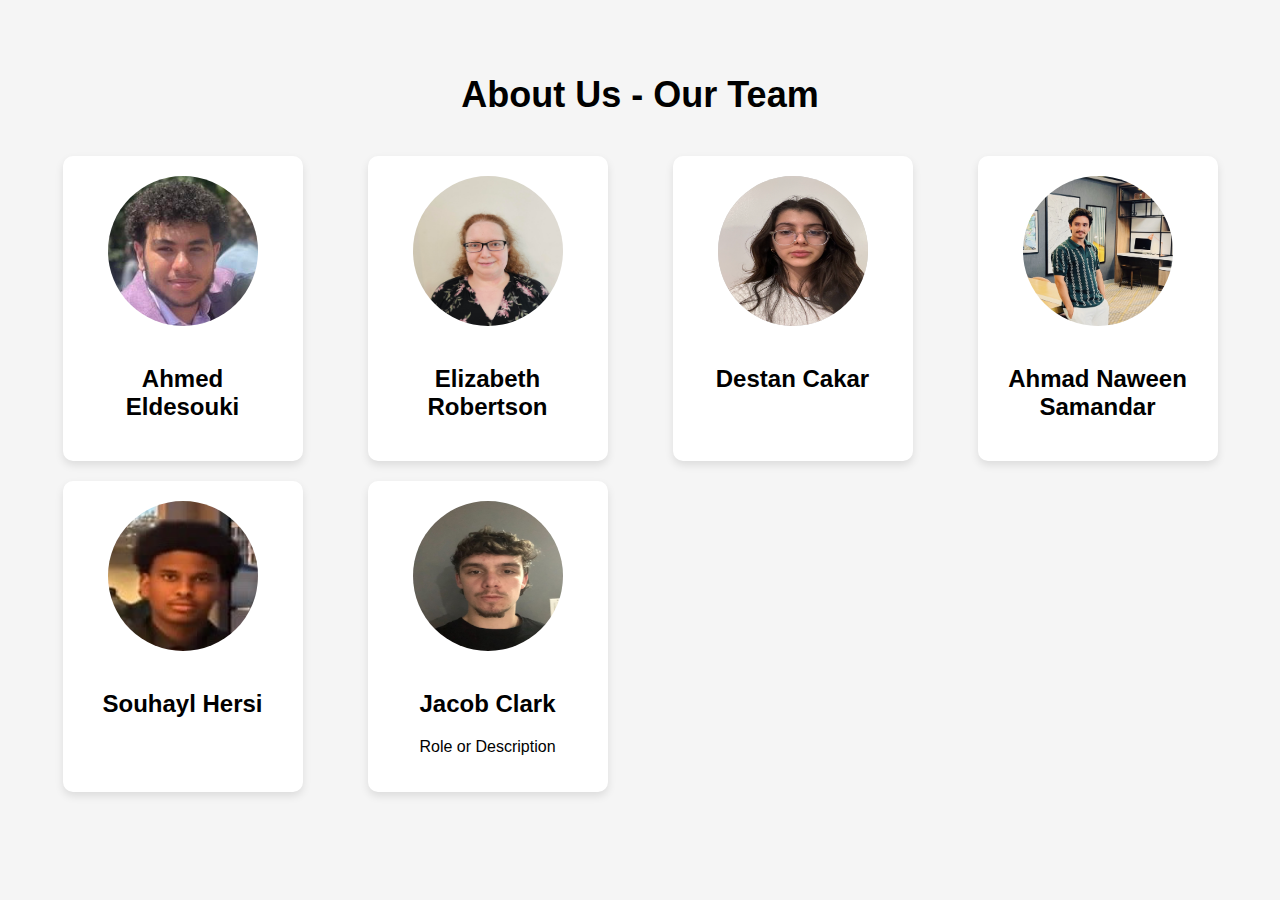
<file: group_project.html>
<!DOCTYPE html>
<html lang="en">

<head>
    <meta charset="UTF-8">
    <meta name="viewport" content="width=device-width, initial-scale=1.0">
    <title>Our Team</title>
    <link rel="group_project" href="group_project.css/group_project.css">
    <style>
        body {
    font-family: Arial, sans-serif;
    margin: 0;
    padding: 0;
    background-color: #f5f5f5;
}

/* Team Section */
.team-section {
    text-align: center;
    padding: 50px 20px;
}

.team-section h1 {
    font-size: 36px;
    margin-bottom: 40px;
}

/* Grid Layout */
.team-grid {
    display: grid;
    grid-template-columns: repeat(4, 1fr);
    gap: 20px;
    justify-items: center;
    max-width: 1200px;
    margin: 0 auto;
}

/* Team Member Cards */
.team-member {
    background-color: white;
    border-radius: 10px;
    padding: 20px;
    width: 100%;
    max-width: 200px;
    box-shadow: 0 4px 8px rgba(0, 0, 0, 0.1);
    text-align: center;
}

/* Circular Picture Placeholder */
img {
    width: 150px;
    height: 150px;
    background-color: lightgray;
    border-radius: 50%;
    margin: 0 auto 15px;

}
    </style>
  
</head>
<body>
    <section class="team-section">
        <h1>About Us - Our Team</h1>
        <div class="team-grid">
            <div class="team-member">
                <div class="pic"></div>
                <img src="Ahmed E Picture.jpg">
                <h2>Ahmed Eldesouki</h2>
                <p></p>
            </div>
            <div class="team-member">
                <div class="pic"></div>
                <img src="Elizabeth Picture.jpg">
                <h2>Elizabeth Robertson</h2>
                <p></p>
            </div>
            <div class="team-member">
                <div class="pic"></div>
                <img src="Destan Picture.png">
                <h2>Destan Cakar</h2>
                <p></p>
            </div>
            <div class="team-member">
                <div class="pic"></div>
                <img src="Ahmad N Picture.jpg">
                <h2>Ahmad Naween Samandar</h2>
                <p></p>
            </div>
            <div class="team-member">
                <div class="pic"></div>
                <img src="Souhayl Picture.jpg">
                <h2>Souhayl Hersi</h2>
                <p></p>
            </div>
            <div class="team-member">
                <div class="pic"></div>
                <img src="Jacob Picture.jpg">
                <h2>Jacob Clark</h2>
                <p>Role or Description</p>
            </div>
        </div>
    </section>

    
</body>
</html>
</file>
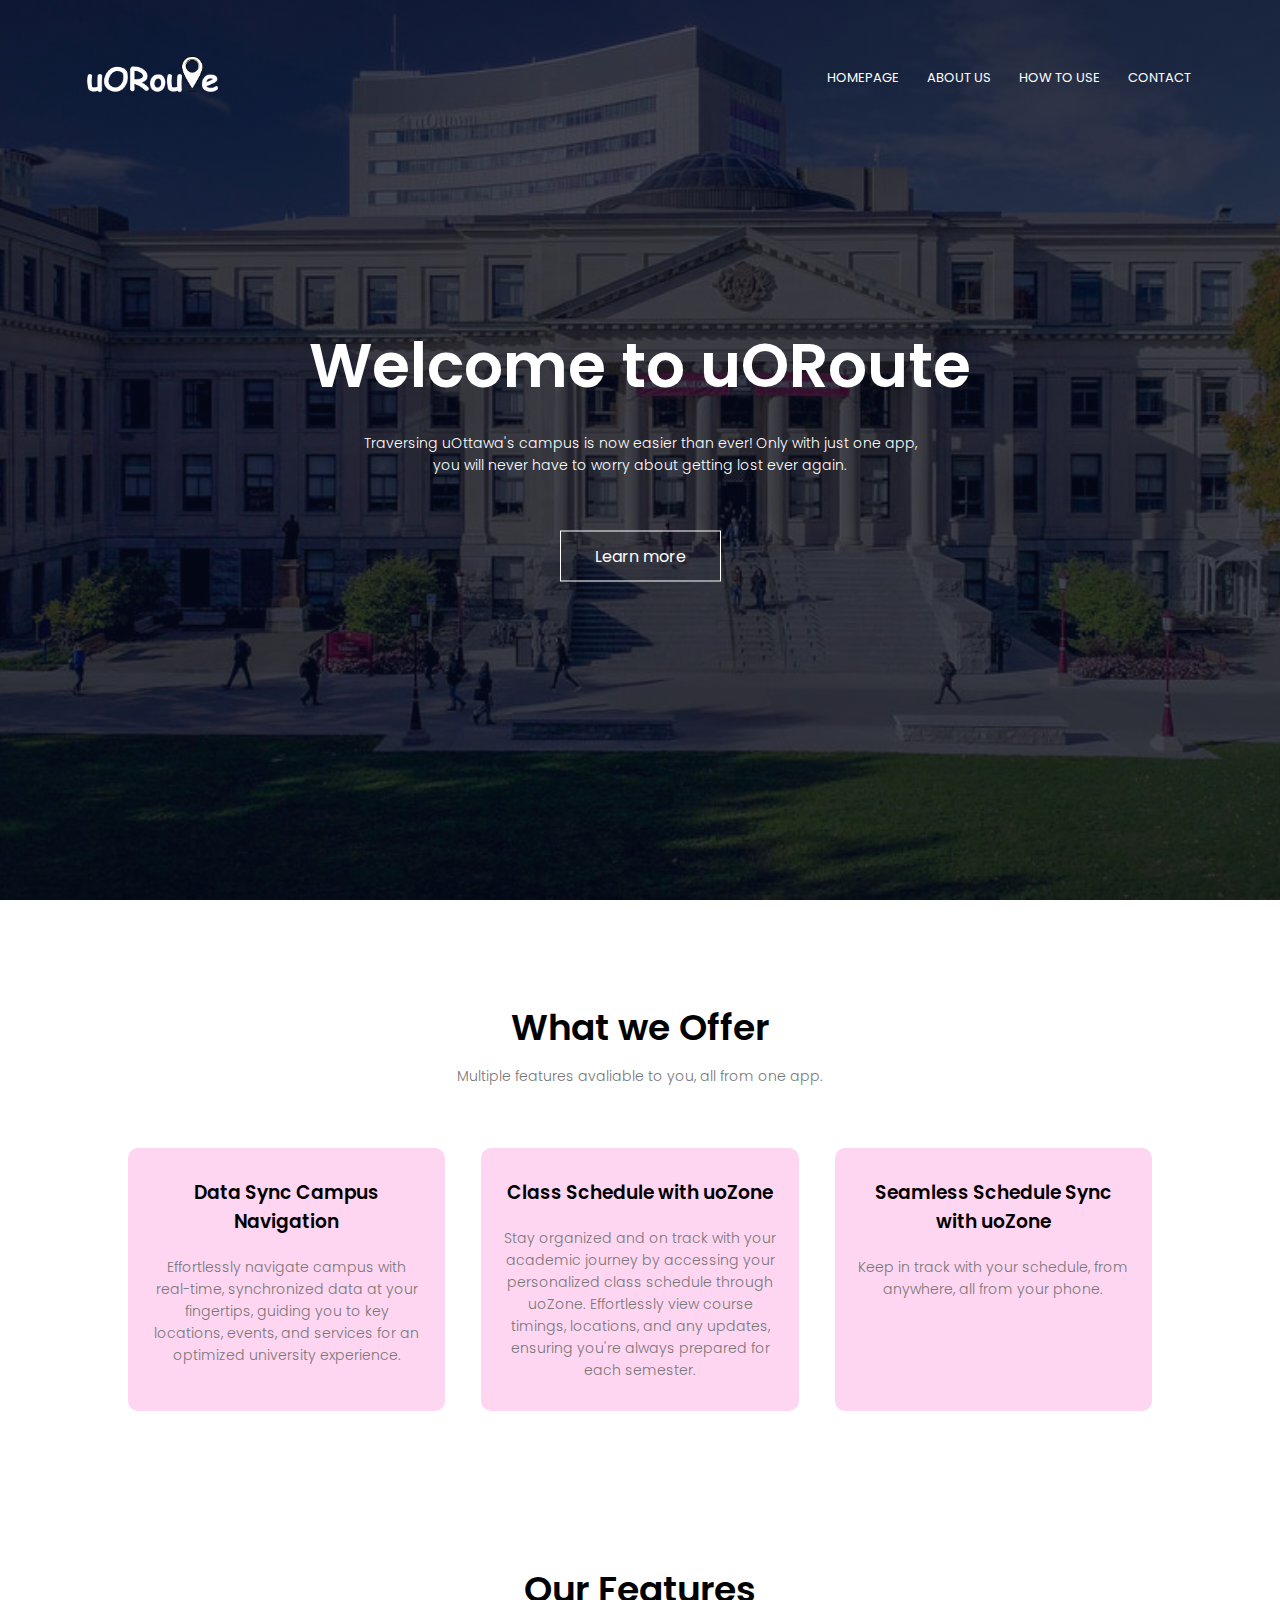
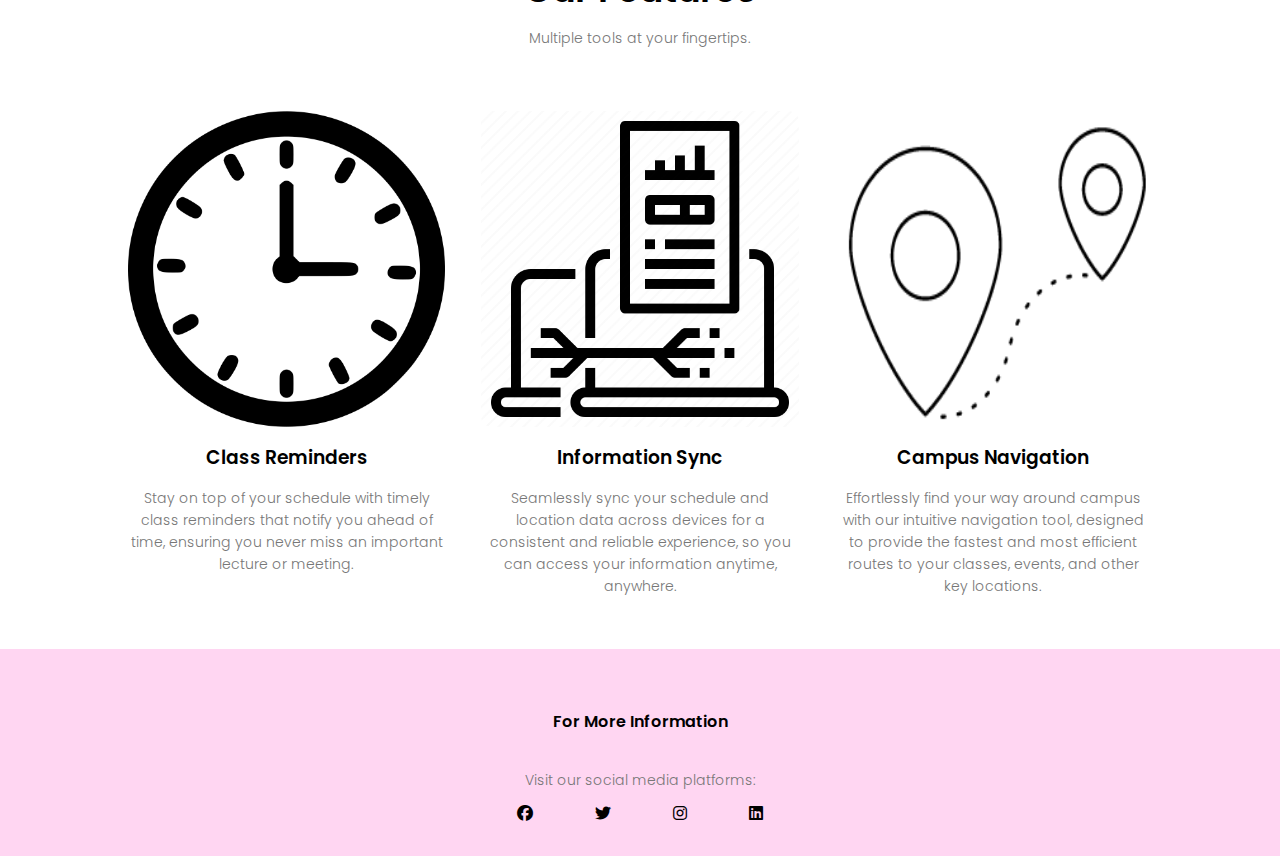
<file: HomepageFinal.html>
<html>
  <head>
    <meta name="viewport" content="with=device-width, initial-scale=1.0">
    <link rel="stylesheet" href = "Homepage.css">
    <link rel="preconnect" href="https://fonts.googleapis.com">
<link rel="preconnect" href="https://fonts.gstatic.com" crossorigin>
<link href="https://fonts.googleapis.com/css2?family=Poppins:ital,wght@0,100;0,200;0,300;0,400;0,500;0,600;0,700;0,800;0,900;1,100;1,200;1,300;1,400;1,500;1,600;1,700;1,800;1,900&display=swap" rel="stylesheet">
<link rel="stylesheet" href="https://cdnjs.cloudflare.com/ajax/libs/font-awesome/6.5.0/css/all.min.css">

    <title>UoRoute</title>


  </head>
  <body>
    <section class = "header">
      <nav>
          <a href="HomepageFinal.html"><img src="logo_uoroute.png"></a>
          <div class="navigation-links">
            <ul>
              <li><a href="HomepageFinal.html">HOMEPAGE</a></li>
              <li><a href="group_project.html" target = "_blank">ABOUT US</a></li>
              <li><a href="seconddesign.html" target = "_blank">HOW TO USE</a></li>
              <li><a href="index.html" target = "_blank">CONTACT</a></li>
            </ul>
          </div>
      </nav>

    <div class = "Homepage-text"> 
      <h1>Welcome to uORoute</h1>
      <p>Traversing uOttawa's campus is now easier than ever! Only with just one app, <br> you will never have to worry about getting lost ever
        again.
      </p>

      <a href="" class = "Learn-more" id="Learn-morebtn">Learn more</a>
    </div>
    </section>


    <section class = "main-info">
      <h1>What we Offer</h1>
      <p>
        Multiple features avaliable to you, all from one app.
      </p>

      <div class="row">
        <div class="offer-col">
          <h3>Data Sync Campus Navigation</h3>
          <p> Effortlessly navigate campus with real-time,
            synchronized data at your fingertips, guiding you to key locations, 
            events, and services for an optimized university experience.</p>
        </div>

        <div class="offer-col">
          <h3>Class Schedule with uoZone</h3>
          <p>Stay organized and on track with your academic journey by accessing your personalized class schedule through uoZone. 
            Effortlessly view course timings, locations, and any updates, ensuring you're always prepared for each semester.</p>
        </div>

        <div class="offer-col">
          <h3>Seamless Schedule Sync with uoZone</h3>
          <p>Keep in track with your schedule, from anywhere, all from your phone. </p>
        </div>
      </div>

    </section>

    <section class = "features">
      <h1>Our Features</h1>
      <p>Multiple tools at your fingertips.</p>

      <div class = "row">
        <div class = "features-column">
          <img src="clock-image-transparent-background-14.png">
          <h3>Class Reminders</h3>
          <p>Stay on top of your schedule with timely class reminders that notify you ahead of time, ensuring you never miss an important lecture or meeting.</p>

        </div>
        <div class = "features-column">
          <img src="Data-transfer-sync-information-512.webp">
          <h3>Information Sync</h3>
          <p>Seamlessly sync your schedule and location data across devices for a consistent and reliable experience, so you can access your information anytime, anywhere.</p>

        </div>
        <div class = "features-column">
          <img src="navi_icon.png">
          <h3>Campus Navigation</h3>
          <p>Effortlessly find your way around campus with our intuitive navigation tool, designed to provide the fastest and most efficient routes to your classes, events, and other key locations.</p>

        </div>

      </div>
    </section>

    <section class = "end-of-website">
      <h4>For More Information</h4>
      <p>Visit our social media platforms:</p>

      <div class = "social-icons">
        <i class="fab fa-facebook"></i>
        <i class="fab fa-twitter"></i>
        <i class="fab fa-instagram"></i>
        <i class="fab fa-linkedin"></i>
        
      </div>

    </section>



  </body>
</html>



<script>
  document.getElementById('Learn-morebtn').onclick = function(event) {
    event.preventDefault();

    document.querySelector('.main-info').scrollIntoView({
      behavior: 'smooth'
    });
  };
</script>
</file>
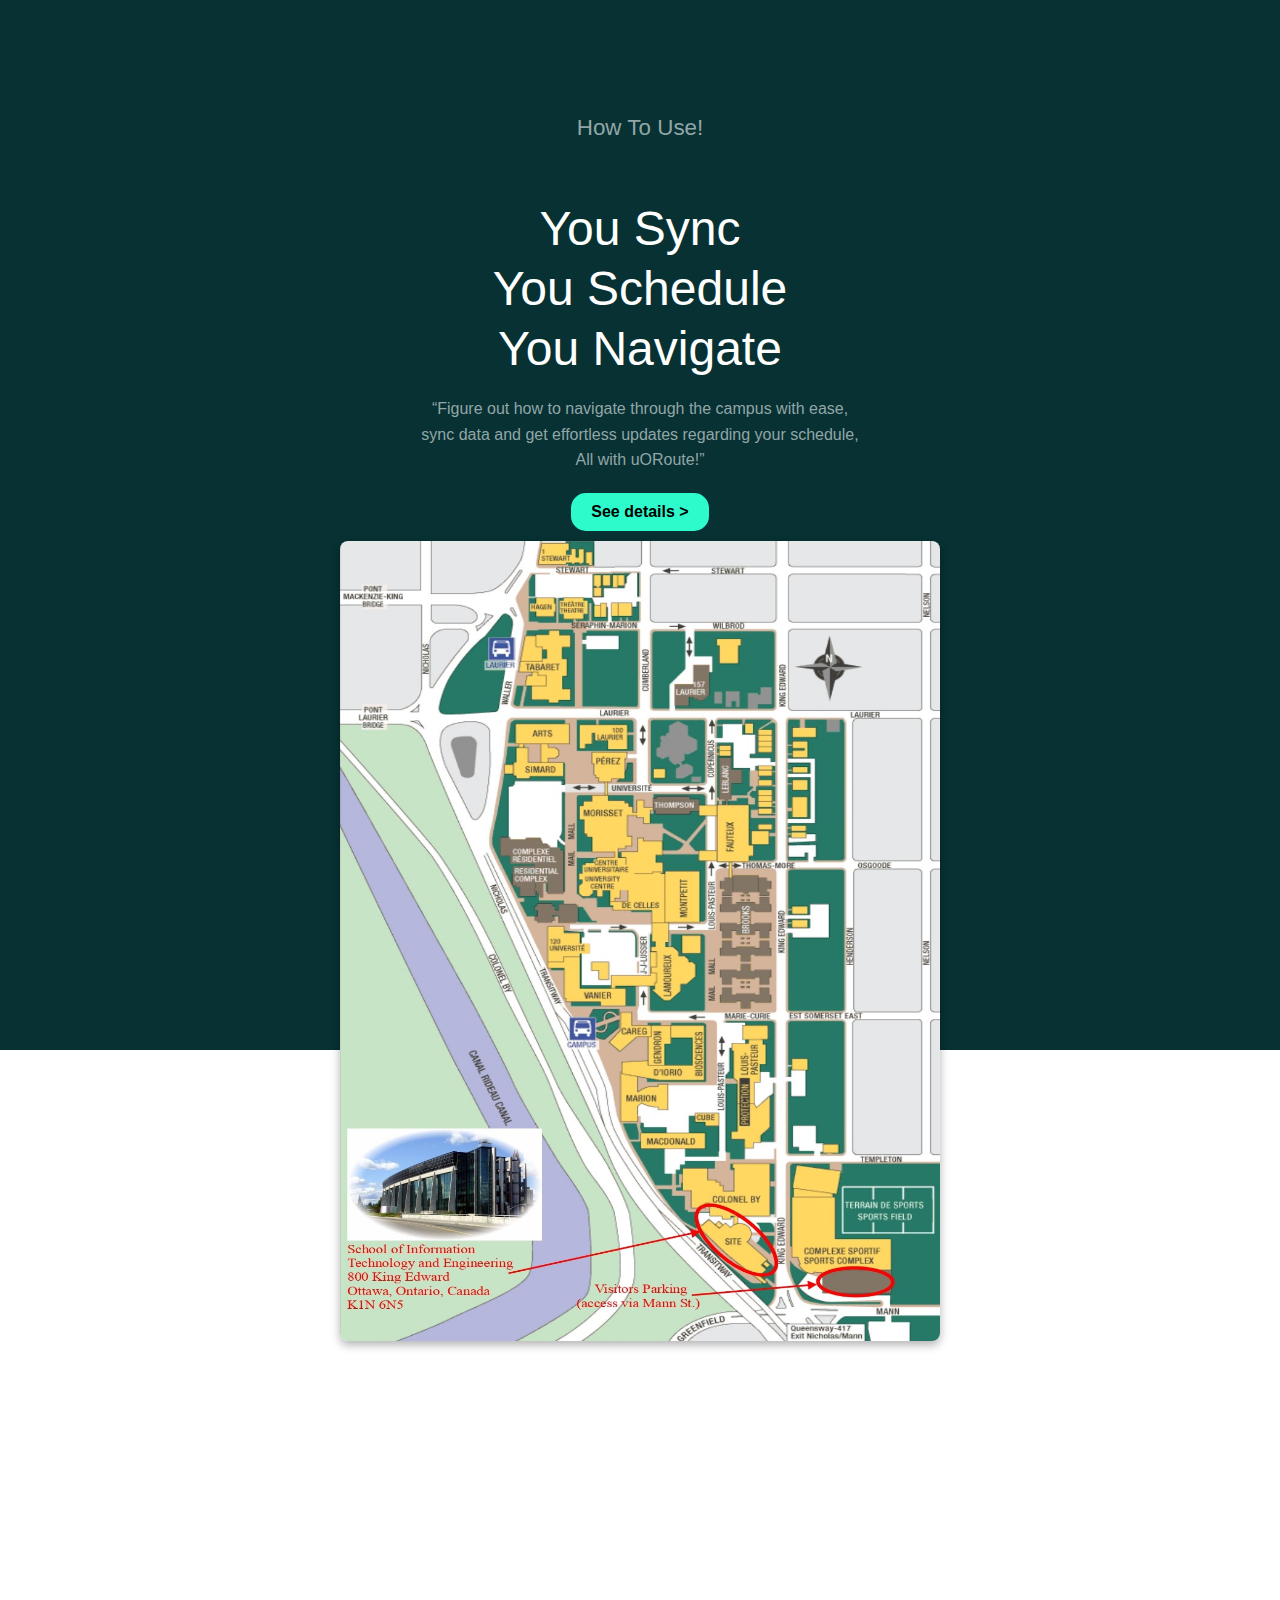
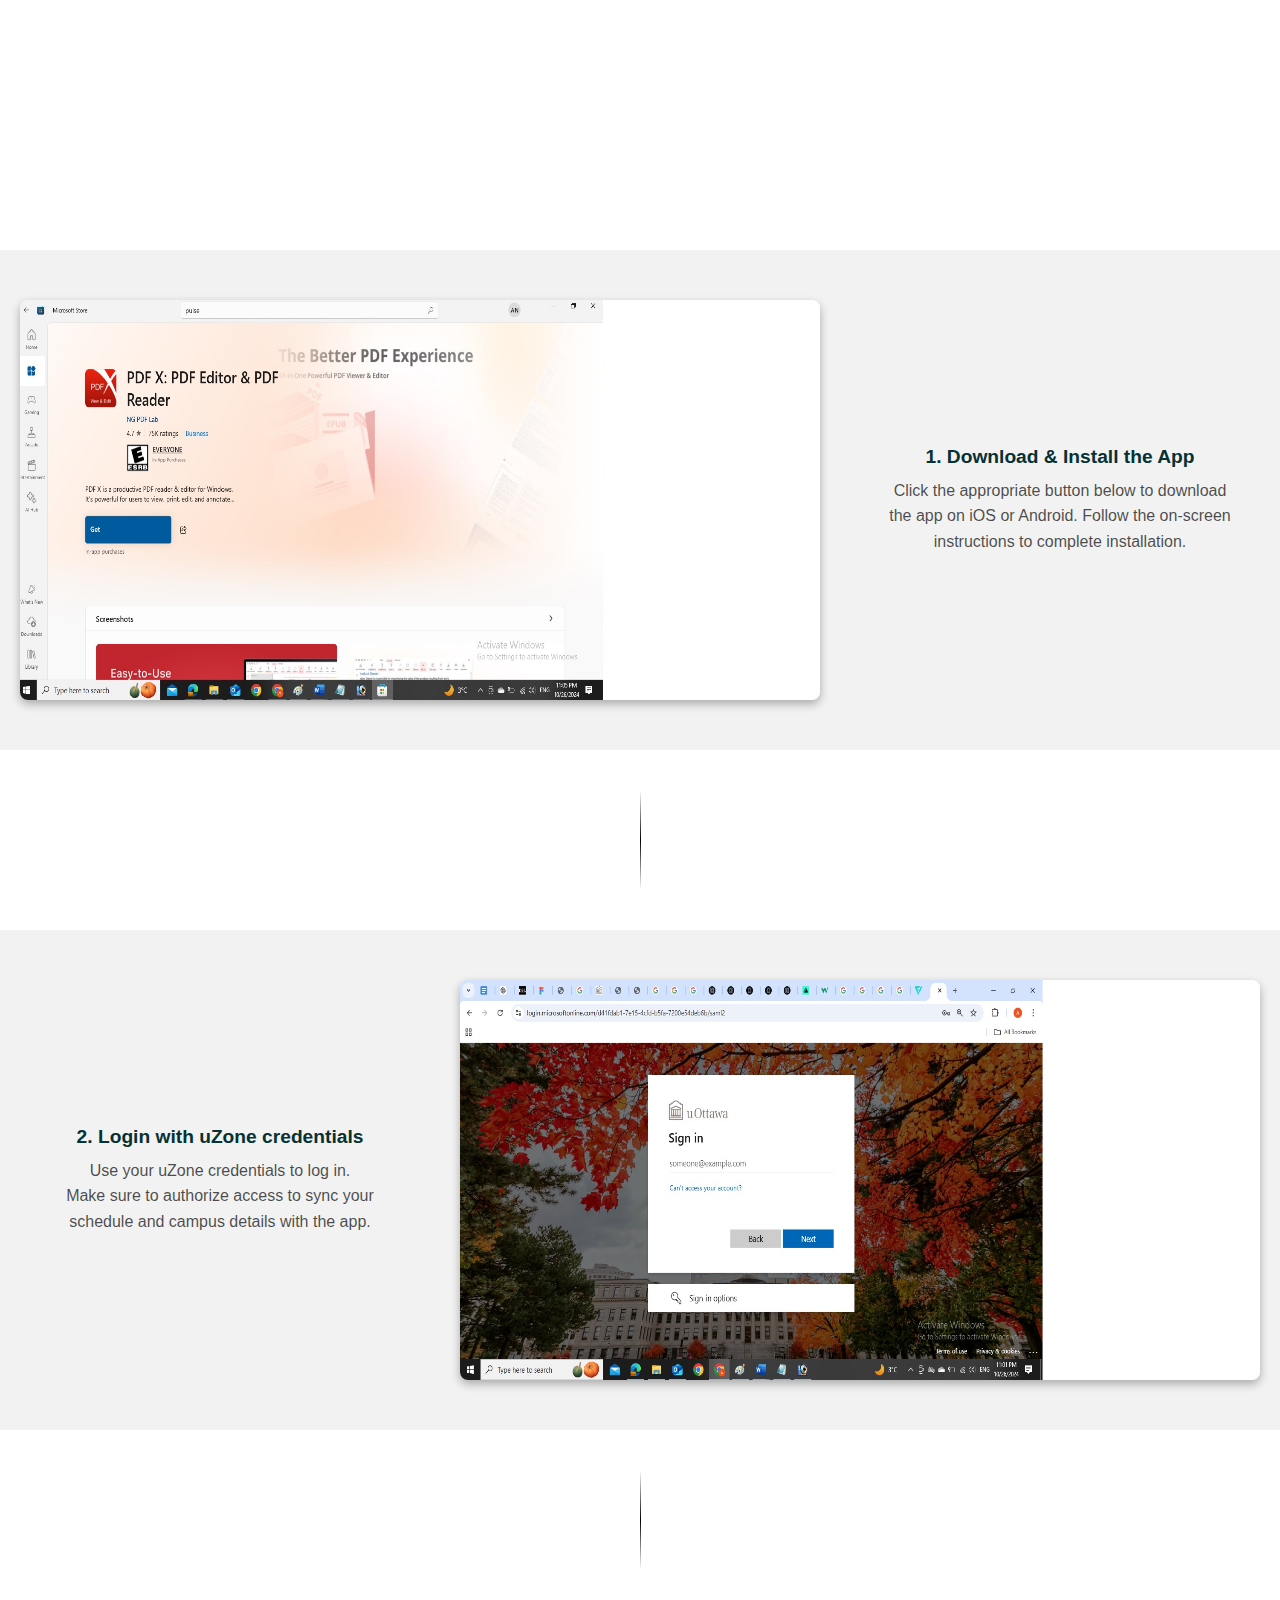
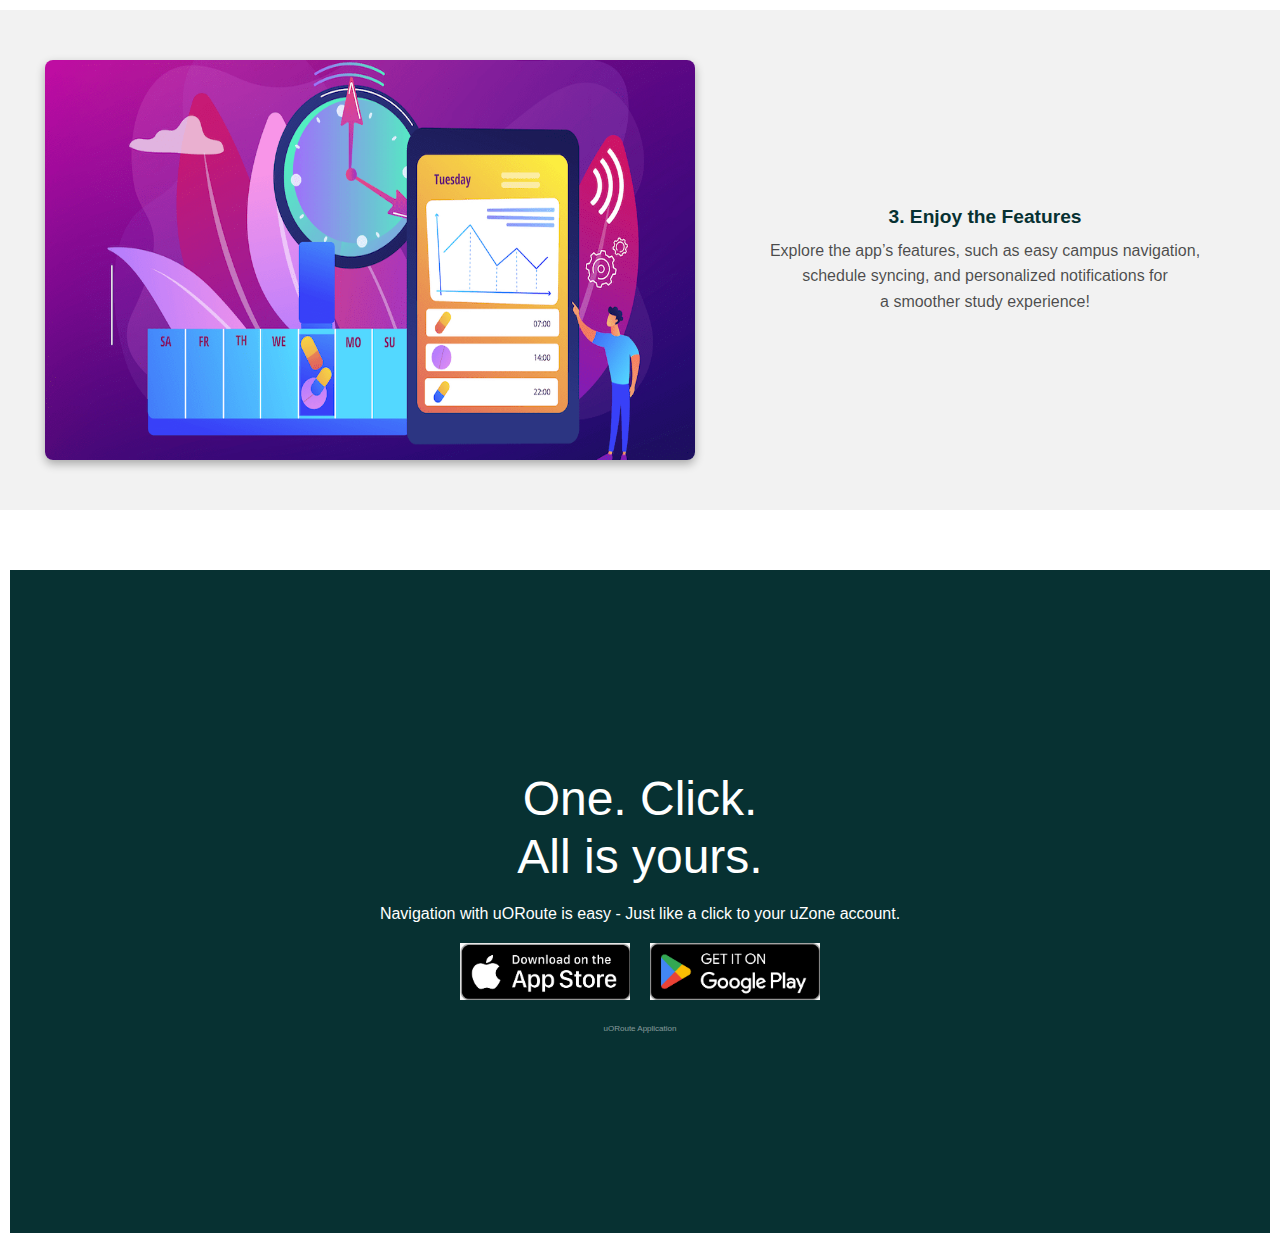
<file: seconddesign.html>
<!DOCTYPE html> 
<html lang="en">
<head>
    <meta charset="UTF-8">
    <meta name="viewport" content="width=device-width, initial-scale=1.0">
    <title>How to Use</title>
    <style>
        /* General styling */
        body {
            font-family: Arial, sans-serif;
            margin: 0;
            background-color: #FFFFFF;
            color: #003366;
        }

        /* Dark Teal Section */
        .intro-section {
            background-color: #073132; /* Dark teal */
            color: #92A6A8;
            padding: 100px 20px;
            text-align: center;
            height: calc(100vh - 50px);
        }

        .intro-section h1 {
            font-size: 1.4em;
            color: #92A6A8;
            font-family: "Aptos", sans-serif;
            font-weight: normal;
            margin-bottom: 60px;
        }

        /* Subheader Text */
        .subheader {
            font-size: 3em;
            color: #FFFFFF;
            font-family: Arial, sans-serif;
            font-weight: normal;
            margin: 5px 0;
        }

        .description {
            font-family: 'Aptos', sans-serif;
            font-size: 1em;
            color: #92A6A8;
            max-width: calc(100% - 4cm);
            margin: 20px auto 0;
            line-height: 1.6;
            text-align: center;
        }

        /* Button styling */
        .details-button {
            background-color: #2DFBCC;
            color: black;
            padding: 10px 20px;
            border: none;
            border-radius: 15px;
            font-size: 1em;
            cursor: pointer;
            font-family: Arial, sans-serif;
            margin-top: 20px;
            font-weight: bold;
        }

        /* Image below details button */
        .details-image {
            width: 600px;
            height: 800px;
            margin: 10px auto 0; /* Adds 10px space below button */
            display: block;
            box-shadow: 0px 4px 10px rgba(0, 0, 0, 0.3);
            border-radius: 8px;
        }

        /* Steps Section */
        .steps-section {
            padding-top: 800px; /* Adds 800px space from the top */
            padding-bottom: 40px;
            font-family: Arial, sans-serif;
            color: #003366;
            display: flex;
            flex-direction: column;
            gap: 20px;
        }

        /* Each Step Container */
        .step-container {
            width: 100vw; /* Full viewport width to remove side margins */
            display: flex;
            justify-content: center;
            align-items: center;
            padding: 50px 0;
            background-color: #f2f2f2; /* Lighter silver */
            border-radius: 0; /* Removes rounded edges */
            position: relative;
        }

        /* Step Title */
        .step-title {
            font-size: 1.2em;
            font-weight: bold;
            color: #073132;
            margin-bottom: 10px;
        }

        /* Step Text */
        .step-text {
            flex: 1;
            color: #003366;
            text-align: center;
            padding: 20px;
            max-width: 500px;
        }

        .step-description {
            font-size: 1em;
            color: rgba(0, 0, 0, 0.7);
            line-height: 1.6;
        }

        /* Step Image with Shadow */
        .step-container img {
            box-shadow: 0px 4px 10px rgba(0, 0, 0, 0.3);
            border-radius: 8px;
        }

        /* Individual Image Sizes */
        .step1 img {
            width: 800px;
            height: 400px;
            margin: 0 20px;
        }

        .step2 img {
            width: 800px;
            height: 400px;
            margin: 0 20px;
        }

        .step3 img {
            width: 650px;
            height: 400px;
            margin: 0 20px;
        }

        /* Vertical Divider Line */
        .vertical-line {
            height: 100px;
            width: 1px;
            background: linear-gradient(to bottom, transparent, black, transparent);
            margin: 20px auto;
        }

        /* New Teal Rectangle Section */
        .final-section {
            background-color: #073132; /* Dark teal */
            color: white;
            text-align: center;
            padding: 200px 0;
            margin: 20px 10px 10px; /* 20px top, 10px bottom, 10px left and right */
        }

        .final-section h2 {
            font-size: 3em; /* Size for "One. Click. All is yours." */
            font-family: Arial, sans-serif;
            font-weight: normal;
            margin: 0;
            line-height: 1.2; /* Adjust line height for spacing */
        }

        .final-section p {
            font-size: 1em; /* Size for "Navigation with uORoute is easy..." */
            margin: 20px 0; /* Space between this and the buttons */
        }

        /* Button Icons */
        .button-icons {
            display: flex;
            justify-content: center;
            gap: 20px; /* Space between buttons */
        }

        .button-icons img {
            width: 170px; /* Adjust size as needed */
            height: 100; /* Maintain aspect ratio */
        }

        /* Transparent White Text */
        .final-section .app-text {
            font-family: 'Aptos', sans-serif;
            font-size: 0.5em; /* Size for "uORoute Application" */
            color: rgba(255, 255, 255, 0.5); /* Transparent white */
            margin-top: 20px; /* Space between buttons and text */
        }
    </style>
</head>
<body>

    <!-- Dark Teal Intro Section -->
    <div class="intro-section">
        <h1>How To Use!</h1>
        <div class="subheader">You Sync</div>
        <div class="subheader">You Schedule</div>
        <div class="subheader">You Navigate</div>
        <p class="description">“Figure out how to navigate through the campus with ease,<br>
            sync data and get effortless updates regarding your schedule,<br>
            All with uORoute!”</p>
        <button class="details-button" onclick="scrollToSteps()">See details ></button>
        
        <!-- Image Below Button -->
        <img src="images/uOttawa-Map.jpg" alt="Details Section Image" class="details-image" />
    </div>

    <!-- Steps Section -->
    <div class="steps-section" id="stepsSection">
        
        <!-- Step 1 -->
        <div class="step-container step1">
            <img src="images/download_uORoute.jpg" alt="Download App Image" />
            <div class="step-text">
                <div class="step-title">1. Download & Install the App</div>
                <div class="step-description">
                    Click the appropriate button below to download<br>
                    the app on iOS or Android. Follow the on-screen<br>
                    instructions to complete installation.
                </div>
            </div>
        </div>

        <div class="vertical-line"></div>

        <!-- Step 2 -->
        <div class="step-container step2">
            <div class="step-text">
                <div class="step-title">2. Login with uZone credentials</div>
                <div class="step-description">
                    Use your uZone credentials to log in.<br>
                    Make sure to authorize access to sync your<br>
                    schedule and campus details with the app.
                </div>
            </div>
            <img src="images/login_uZone.jpg" alt="uZone Login Image" />
        </div>

        <div class="vertical-line"></div>

        <!-- Step 3 -->
        <div class="step-container step3">
            <img src="images/Features_pic.jpg" alt="Features Image" />
            <div class="step-text">
                <div class="step-title">3. Enjoy the Features</div>
                <div class="step-description">
                    Explore the app’s features, such as easy campus navigation,<br>
                    schedule syncing, and personalized notifications for<br>
                    a smoother study experience!
                </div>
            </div>
        </div>
    </div>

    <!-- Final Teal Rectangle Section -->
    <div class="final-section">
        <h2>One. Click.<br>All is yours.<br> </h2>
        <p>Navigation with uORoute is easy - Just like a click to your uZone account.</p>
        <div class="button-icons">
            <a href="YOUR_IOS_LINK"><img src="images/IOS-button.jpg" alt="IOS Button"></a>
            <a href="YOUR_ANDROID_LINK"><img src="images/andriod-button.jpg" alt="Android Button"></a>
        </div>
        <div class="app-text">uORoute Application</div>
    
    </div>

    <script>
        function scrollToSteps() {
            document.getElementById("stepsSection").scrollIntoView({ behavior: 'smooth' });
        }
    </script>

</body>
</html>
</file>
<file: Homepage.css>
*{
  margin: 0;
  padding: 0;
  font-family: "Poppins", sans-serif;
}
.header{
  min-height: 100vh;
  width: 100%;
  background-image: linear-gradient(rgba(4,9,30,0.7),rgba(4,9,30,0.7)),url(Tabaret.jpg);
  background-position: center;
  background-size: cover;
  position: relative;
}
nav{
  display: flex;
  padding: 2% 6%;
  justify-content: space-between;
  align-items: center;
}

nav img{
  width: 150px;
}
.navigation-links{
  flex: 1;
  text-align: right;
}
.navigation-links ul li{
  list-style: none;
  display: inline-block;
  padding: 8px 12px;
  position: relative;
}

.navigation-links ul li a{
  color: rgb(255,255,255);
  text-decoration: none;
  font-size: 13px;
}

.navigation-links ul li::after{
  content: "";
  width: 0;
  height: 2px;
  background: rgb(138, 8, 97);
  display: block;
  margin: auto;
  transition: 0.5s;
}

.navigation-links ul li:hover::after{
  width: 100%;

}

.Homepage-text{
  width: 90%;
  color: rgb(255,255,255);
  position: absolute;
  top: 50%;
  left: 50%;
  transform: translate(-50%, -50%);
  text-align: center;

}

.Homepage-text h1{
  font-size: 62px;
}

.Homepage-text p{
  margin: 10px 0 40px;
  font-size: 14px;
  color: rgb(255,255,255)
}

.Learn-more {
  display: inline-block;
  text-decoration: none;
  color: rgb(255,255,255);
  border: 1px solid rgb(255,255,255);
  padding: 12px 34px;
  background: transparent;
  cursor: pointer;
  margin-top: 5px;
}

.Learn-more:hover{
  border: 1px solid rgb(138, 8, 97);
  background: rgb(138, 8, 97);
  transition: 0.5s;

}


/*-------LOWER PART OF THE WEBPAGE STYLING--------*/

.main-info{
  width: 80%;
  margin: auto;
  text-align: center;
  padding-top: 100px;
}

h1{
  font-size: 36px;
  font-weight: 600;

}

p{
  color: rgb(119,119,119);
  font-size: 14px;
  font-weight: 300;
  line-height: 22px;
  padding: 10px;

}

.row{
  margin-top: 5%;
  display: flex;
  justify-content: space-between;

}

.offer-col{
  flex-basis: 31%;
  background: rgba(255, 162, 225, 0.438);
  border-radius: 10px;
  margin-bottom: 5%;
  padding: 20px 12px;
  box-sizing: border-box;
  transition: 0.35s;
}

h3{
  text-align: center;
  font-weight:600;
  margin: 10px;
}

.offer-col:hover{
  box-shadow: 0 0 20px 0 rgba(0,0,0,0.15);

}

.features{
  width: 80%;
  margin: auto;
  text-align: center;
  padding-top: 100px;
}

.features-column{
  flex-basis: 31%;
  border-radius: 10px;
  margin-bottom: 5%;
  text-align: center;
}

.features-column img{
  width: 100%;
  height: 65%;
  border-radius:10px;
  display: flex;
  vertical-align: bottom;
}

.features-column p{
  padding: 0;
}

.features-column h3{
  margin-top: 16px;
  margin-bottom: 15px;
}

.end-of-website{
  width: 100%;
  text-align: center;
  padding: 30px 0;
  background: rgba(255, 162, 225, 0.438);
  border-top: gray;
  border-width: 10px;
}

.end-of-website h4{
  margin-bottom: 25px;
  margin-top: 30px;
  font-weight: 550;
}

.social-icons .fab{
  margin: 0 13px;
  cursor: pointer;
  padding: 0 16px;

}
</file>
